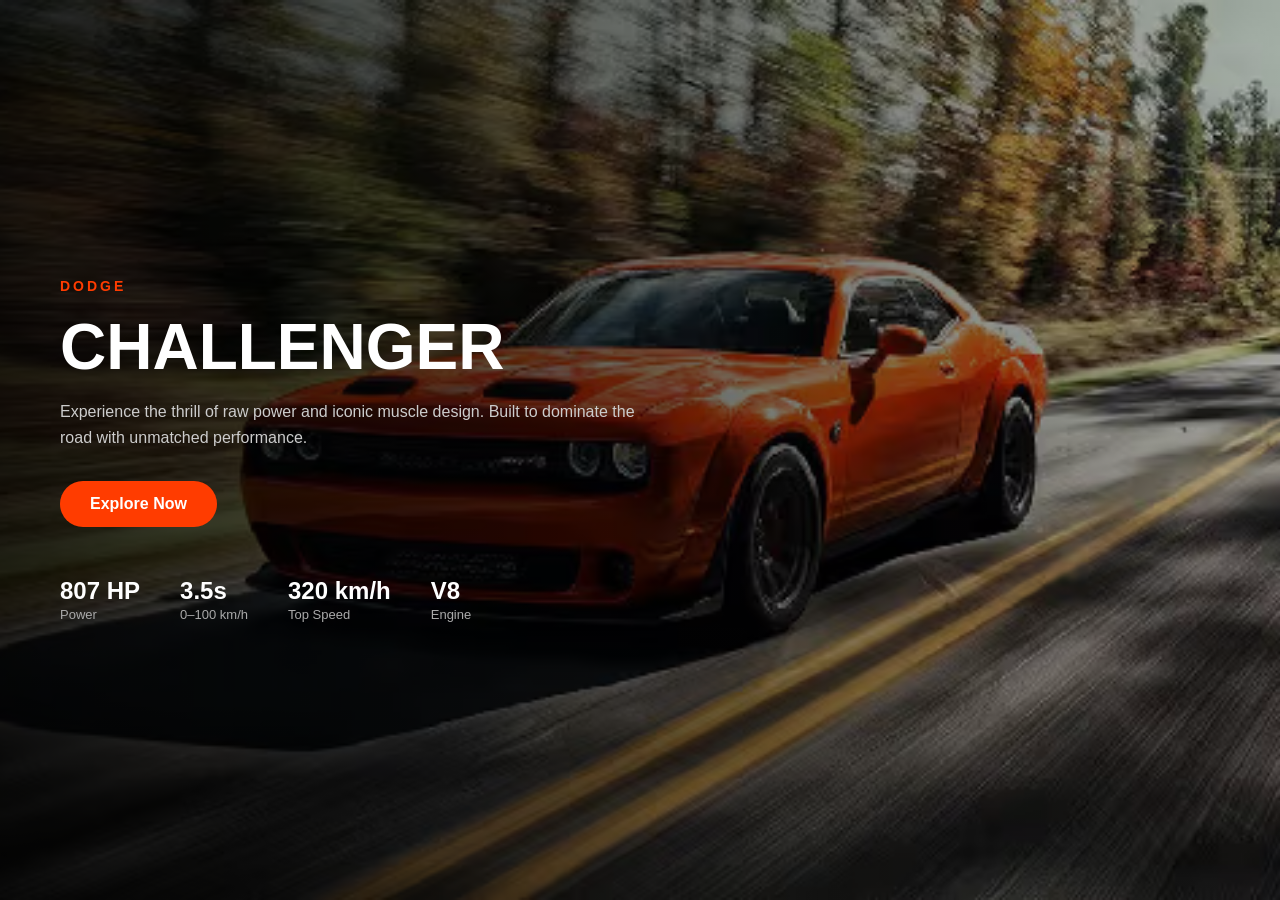
<file: landingpage/index.html>
<!DOCTYPE html>
<html lang="en">
<head>
    <meta charset="UTF-8">
    <title>Dodge Challenger</title>
    <link rel="stylesheet" href="kutty.css">
</head>
<body>

<section class="hero">
    <div class="overlay"></div>

    <div class="content">
        <span class="badge">DODGE</span>
        <h1>CHALLENGER</h1>
        <p>
            Experience the thrill of raw power and iconic muscle design.
            Built to dominate the road with unmatched performance.
        </p>

        <a href="https://www.dodge.com/" class="btn">Explore Now</a>

        <div class="stats">
            <div>
                <h3>807 HP</h3>
                <span>Power</span>
            </div>
            <div>
                <h3>3.5s</h3>
                <span>0–100 km/h</span>
            </div>
            <div>
                <h3>320 km/h</h3>
                <span>Top Speed</span>
            </div>
            <div>
                <h3>V8</h3>
                <span>Engine</span>
            </div>
        </div>
    </div>
</section>

</body>
</html>
</file>
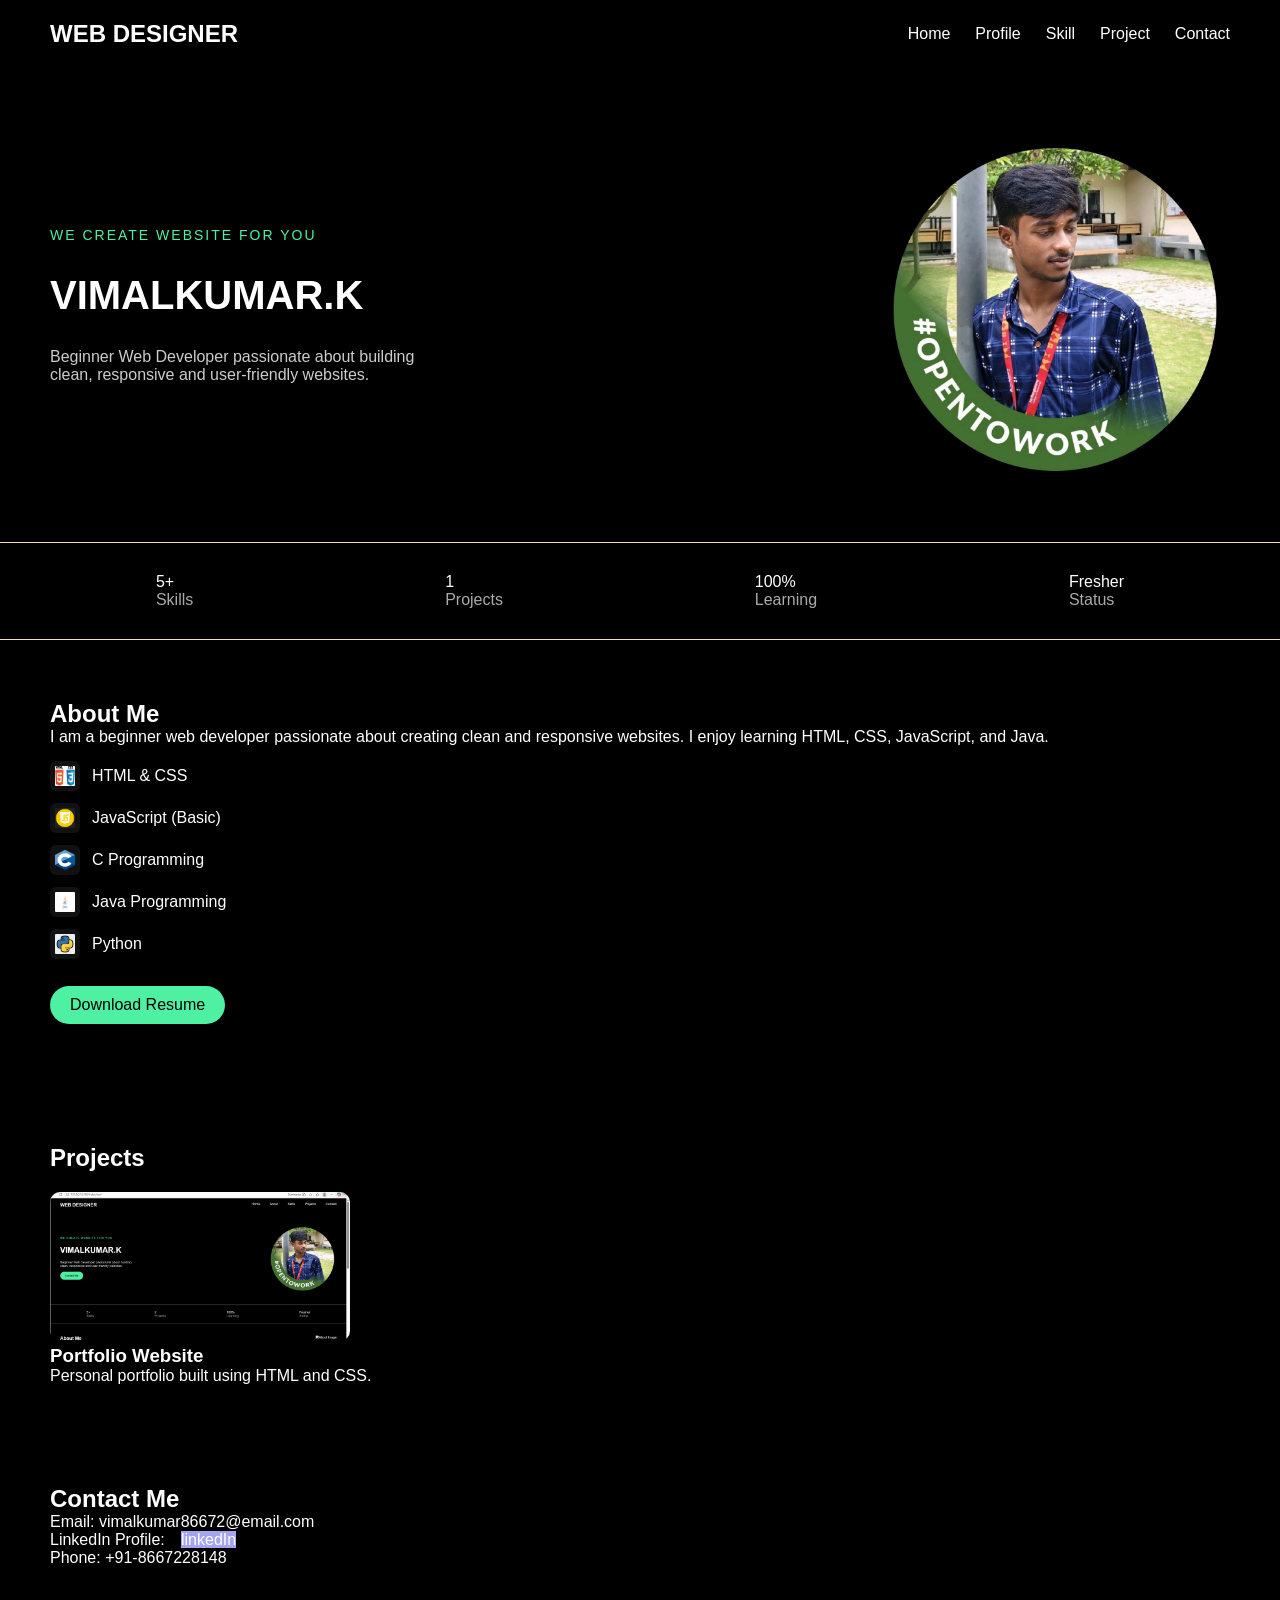
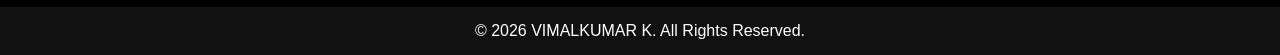
<file: portfolio/index.html>
<!DOCTYPE html>
<html lang="en">
<head>
    <meta charset="UTF-8">
    <title>Vimalkumar Portfolio</title>
    <link rel="stylesheet" href="style.css">
</head>
<body>
<nav class="navbar">
    <h2>WEB DESIGNER</h2>
    <div class="nav-links">
        <a href="#">Home</a>
        <a href="#hero">Profile</a>
        <a href="#about">Skill</a>
        <a href="#projects">Project</a>
        <a href="#contact">Contact</a>
    </div>
</nav>
<section class="hero" id="hero">
    <div class="hero-text">
        <p class="tag">WE CREATE WEBSITE FOR YOU</p>
        <h1>VIMALKUMAR.K</h1>
        <p class="desc">
            Beginner Web Developer passionate about building clean,
            responsive and user-friendly websites.
        </p>
       
    </div>

    <div class="hero-img">
        <img src="WhatsApp Image 2026-01-29 at 6.43.56 PM.jpeg" alt="Vimalkumar">
    </div>
</section>
<section class="stats">
    <div>5+<br><span>Skills</span></div>
    <div>1<br><span>Projects</span></div>
    <div>100%<br><span>Learning</span></div>
    <div>Fresher<br><span>Status</span></div>
</section>
<section class="about" id="about">
    <div class="about-text">
        <h2>About Me</h2>
        <p>
            I am a beginner web developer passionate about creating clean
            and responsive websites. I enjoy learning HTML, CSS,
            JavaScript, and Java.
        </p>
<ul class="skills-list">
    <li>
        <img src="91174838481320be811fa7da10a51fea.jpg" alt="HTML">
        <span>HTML & CSS</span>
    </li>

    <li>
        <img src="images.png" alt="JavaScript">
        <span>JavaScript (Basic)</span>
    </li>

    <li>
        <img src="C_Programming_Language.svg.png" alt="C Programming">
        <span>C Programming</span>
    </li>

    <li>
        <img src="download.png" alt="Java">
        <span>Java Programming</span>
    </li>

    <li>
        <img src="Python-logo.jpg" alt="Python">
        <span>Python</span>
    </li>
</ul>
        <a href="Black and White Minimalist Accountant Resume (1).pdf" class="about-btn">Download Resume</a>
    </div>

   
</section>


<section class="projects" id="projects">
    <h2>Projects</h2>

    <div class="project-box">
        <img src="Screenshot 2026-01-30 133519.png">
        <h3>Portfolio Website</h3>
        <p>Personal portfolio built using HTML and CSS.</p>
    </div>

    
</section>


<section class="contact" id="contact">
    <h2>Contact Me</h2>
    <p>Email: vimalkumar86672@email.com</p>
    <p class="l">LinkedIn Profile:</p>
    <a href="https://www.linkedin.com/in/vimalkumar-k-173b53347">linkedIn</a>
    <p>Phone: +91-8667228148</p>

</section>


<footer>
    <p>&copy; 2026 VIMALKUMAR K. All Rights Reserved.</p>
</footer>

</body>
</html>
</file>
<file: landingpage/kutty.css>
* {
    margin: 0;
    padding: 0;
    box-sizing: border-box;
    font-family: "Poppins", Arial, sans-serif;
}

body {
    background: #000;
    color: #fff;
}

.hero {
    height: 100vh;
    background: url("dodge-challenger-20890.avif") center/cover no-repeat;
    position: relative;
    display: flex;
    align-items: center;
    padding: 60px;
}


.overlay {
    position: absolute;
    inset: 0;
    background: linear-gradient(
        to right,
        rgba(0,0,0,0.85),
        rgba(0,0,0,0.3)
    );
}


.content {
    position: relative;
    max-width: 600px;
}

.badge {
    color: #ff3c00;
    letter-spacing: 3px;
    font-weight: bold;
    font-size: 14px;
}

.content h1 {
    font-size: 64px;
    margin: 15px 0;
}

.content p {
    font-size: 16px;
    line-height: 1.6;
    color: #ccc;
    margin-bottom: 30px;
}


.btn {
    display: inline-block;
    padding: 14px 30px;
    background: #ff3c00;
    color: #fff;
    text-decoration: none;
    font-weight: bold;
    border-radius: 30px;
    transition: 0.3s;
}

.btn:hover {
    background: #ff5a2a;
}


.stats {
    display: flex;
    gap: 40px;
    margin-top: 50px;
}

.stats h3 {
    font-size: 24px;
}

.stats span {
    font-size: 13px;
    color: #aaa;
}
</file>
<file: portfolio/style.css>
* {
    margin: 0;
    padding: 0;
    box-sizing: border-box;
    font-family: Arial, sans-serif;
}

body {
    background: #000;
    color: #fff;
}
.navbar {
    display: flex;
    justify-content: space-between;
    align-items: center;
    padding: 20px 50px;
}

.nav-links {
    display: flex;
    gap: 25px;   
}

.nav-links a {
    text-decoration: none;
    color: #fff;
    font-size: 16px;
}
.navbar .btn {
    background: #4ef0a1;
    color: #000;
    padding: 8px 15px;
    border-radius: 20px;
}
.hero {
    display: flex;
    align-items: center;
    padding: 60px 50px;
}

.hero-text {
    flex: 1;
}

.tag {
    color: #4ef0a1;
    font-size: 14px;
    letter-spacing: 2px;
}

.hero-text h1 {
    font-size: 40px;
    margin: 30px 0;
}

.desc {
    max-width: 400px;
    color: #ccc;
}

.hero-text button {
    margin-top: 20px;
    background: #4ef0a1;
    border: none;
    padding: 12px 25px;
    border-radius: 25px;
    cursor: pointer;
}

.hero-img img {
    width: 350px;
}

.stats {
    display: flex;
    justify-content: space-around;
    padding: 30px;
    border-top: 1px solid wheat;
    border-bottom: 1px solid wheat;
}

.stats span {
    color: #aaa;
}


.about {
    display: flex;
    gap: 40px;
    padding: 60px 50px;
}

.about-text {
    flex: 1;
}

.about-text ul {
    margin-top: 15px;
    list-style: none;
}

.about-text li {
    margin-bottom: 8px;
}

.about-btn {
    display: inline-block;
    margin-top: 15px;
    background: #4ef0a1;
    color: #000;
    padding: 10px 20px;
    border-radius: 20px;
    text-decoration: none;
}

.about-img img {
    width: 300px;
}

.projects {
    padding: 60px 50px;
}

.project-box {
    margin-top: 20px;
}

.project-box img {
    width: 300px;
    border-radius: 10px;
}


.contact {
    padding: 40px 50px;
}
.contact a{
    margin-left: 1%;
    margin-top: -3%;
    color:white;
    text-decoration: none;
    background-color: rgb(164, 164, 241);
}
 .l {
   display: inline;
}

footer {
    text-align: center;
    padding: 15px;
    background: #111;
}


a, button, li, .project-box, .hero-img img {
    transition: 0.3s ease;
}


.navbar li:hover {
    color: #4ef0a1;
}


button:hover,
.about-btn:hover,
.navbar .btn:hover {
    background: #fff;
    color: #000;
    transform: scale(1.05);
}


.hero-img img:hover {
    transform: scale(1.05);
}


.project-box:hover {
    transform: translateY(-8px);
}

.contact p:hover {
    color: #4ef0a1;
}

.skills-list {
    list-style: none;
    margin-top: 20px;
}

.skills-list li {
    display: flex;
    align-items: center;
    gap: 12px;
    margin-bottom: 12px;
    font-size: 16px;
}

.skills-list img {
    width: 30px;
    height: 30px;
    background: #111;
    padding: 5px;
    border-radius: 6px;
}

.skills-list li:hover {
    color: #4ef0a1;
    transform: translateX(6px);
    transition: 0.3s;
}
</file>
